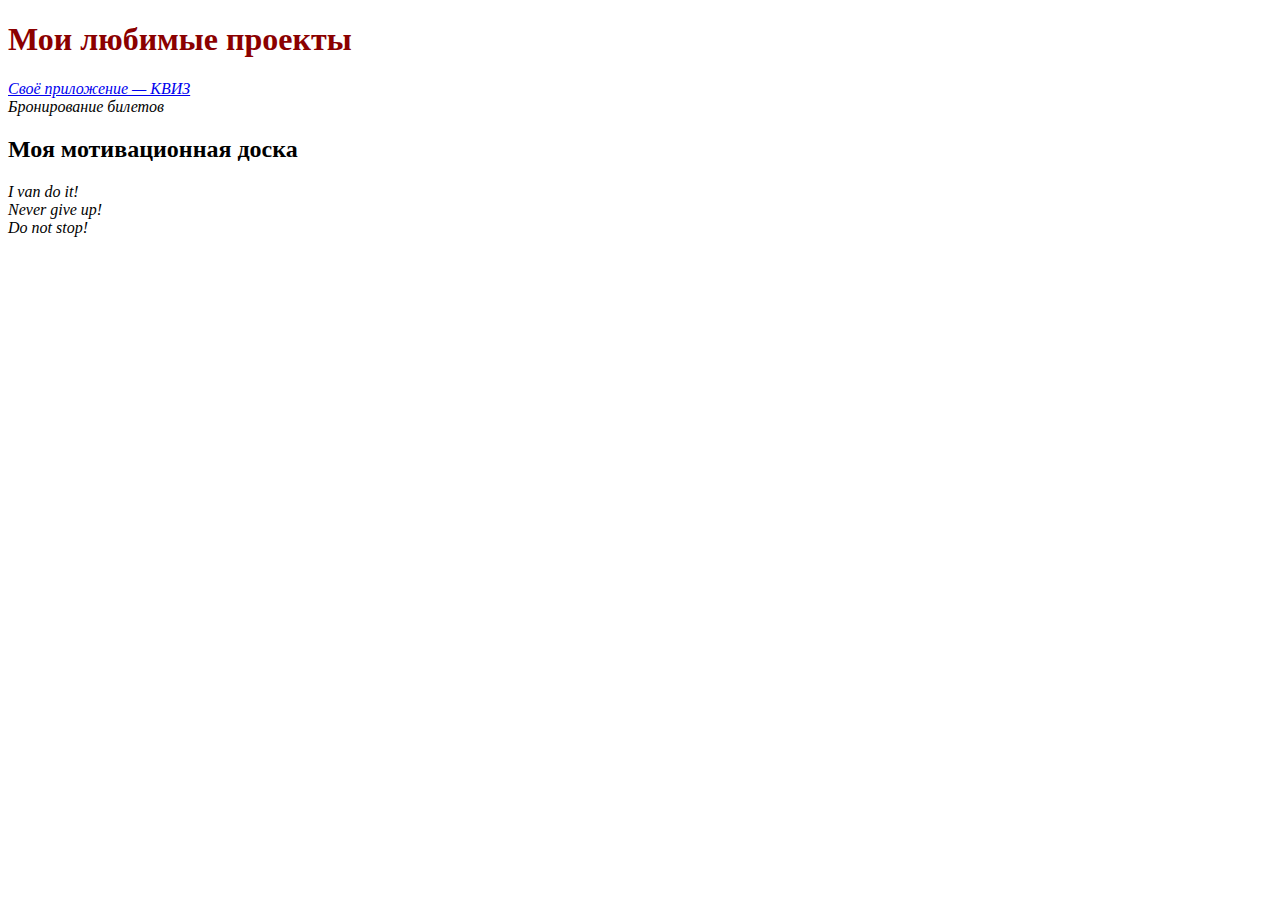
<file: index.html>
<!DOCTYPE html>
<html lang="en">
<head>
    <meta charset="UTF-8">
    <meta name="viewport" content="width=device-width, initial-scale=1.0">
    <title>MY PET PROJECTS</title>
    <link rel="stylesheet" href="./style.css">
</head>
<body>
    <h1>Мои любимые проекты</h1>

    <li><a href="./quiz_app/index.html">Своё приложение — КВИЗ</a></li>
    <li>Бронирование билетов</li>
    

    <h2>Моя мотивационная доска</h2>
    <li>I van do it! </li>
    <li>Never give up!</li>
    <li>Do not stop!</li>
</body>
</html>
</file>
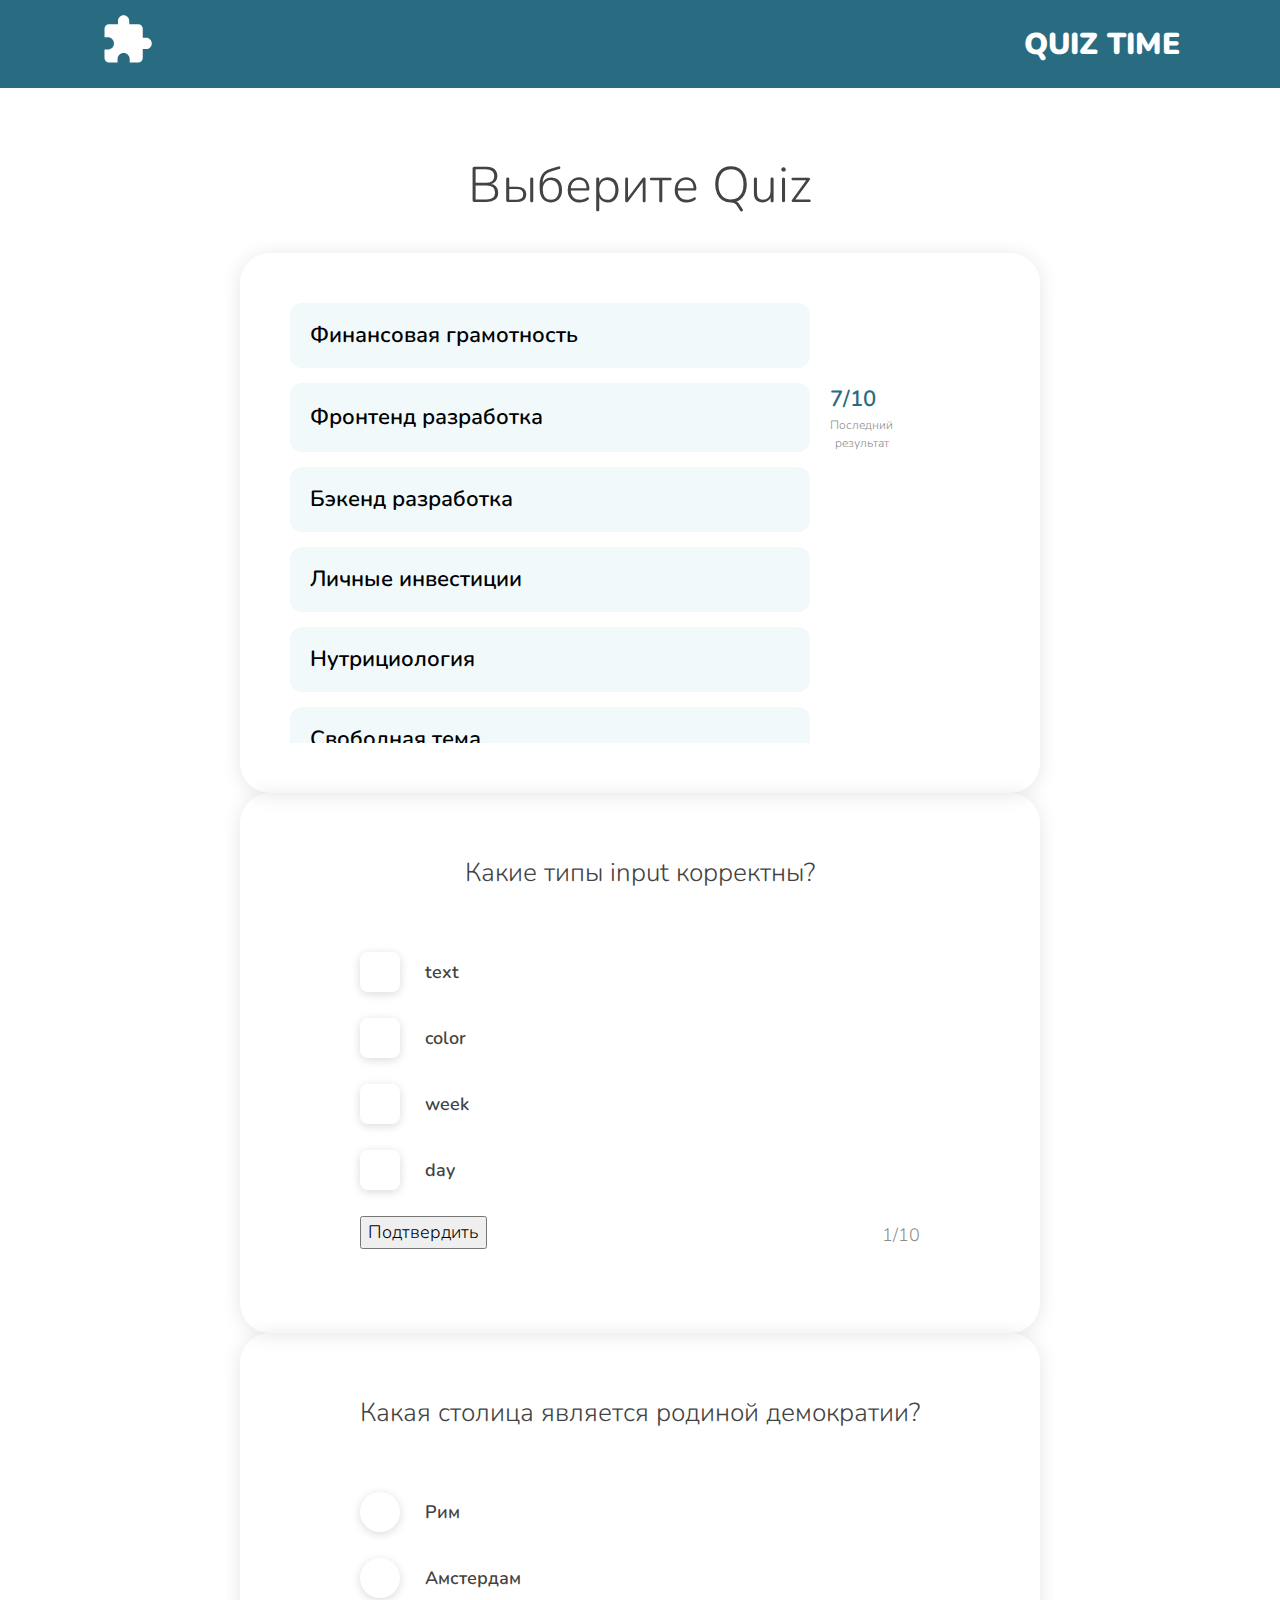
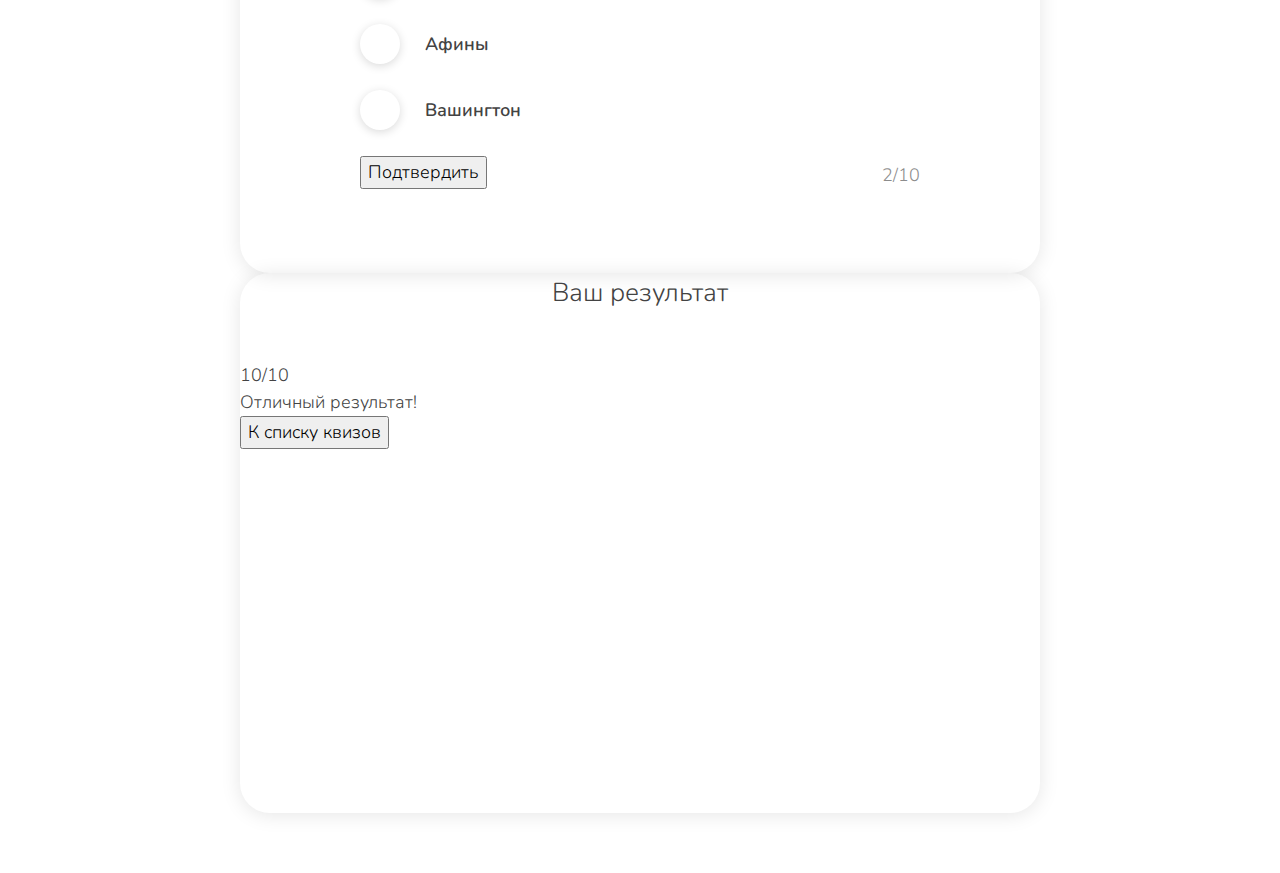
<file: quiz_app/index.html>
<!DOCTYPE html>
<html lang="en">
<head>
    <meta charset="UTF-8">
    <meta name="viewport" content="width=device-width, initial-scale=1.0">
    <title>Quiz app</title>
    <link rel="stylesheet" href="./css/reset.css">
    <link rel="stylesheet" href="./css/style.css">
    
</head>
<body>
    <header class="header">
        <div class="header__container">
            <a href="/">
                <img src="img/logo.svg" alt="Логотип quiz time в виде элемента пазла" class="header__logo">
            </a>
            <h1 class="header__title">QUIZ TIME</h1>
        </div>
    </header>

    <main class="main">
        <h2 class="main__title">Выберите Quiz</h2>
        <div class="main__box selection">
            <ul class="selection__list">
                <li class="selection__item">
                    <button class="selection__theme">Финансовая грамотность</button>
                </li>

                <li class="selection__item">
                    <button class="selection__theme">Фронтенд разработка</button>

                    <p class="selection__result">
                        <span class="selection__result-ratio">7/10</span>
                        <span class="selection__result-text">Последний результат</span>
                    </p>
                </li>
                <li class="selection__item">
                    <button class="selection__theme">Бэкенд разработка</button>
                </li>

                <li class="selection__item">
                    <button class="selection__theme">Личные инвестиции</button>
                </li>

                <li class="selection__item">
                    <button class="selection__theme">Нутрициология</button>
                </li>

                <li class="selection__item">
                    <button class="selection__theme">Свободная тема</button>
                </li>

                <li class="selection__item">
                    <button class="selection__theme">Свободная тема</button>
                </li>

                <li class="selection__item">
                    <button class="selection__theme">Свободная тема</button>
                </li>
            </ul>
        </div>

        <div class="main__box main__box_question">
            <form class="main__form-question" data-count="1/10">
                <fieldset>
                    <legend class="main__subtitle">Какие типы input корректны?</legend>
                    <label class="answer">
                        <input type="checkbox" class="answer__checkbox" name="answer" id=""> text
                    </label>

                    <label class="answer">
                        <input type="checkbox" class="answer__checkbox" name="answer" id=""> color
                    </label>

                    <label class="answer">
                        <input type="checkbox" class="answer__checkbox" name="answer" id=""> week
                    </label>

                    <label class="answer">
                        <input type="checkbox" class="answer__checkbox" name="answer" id=""> day
                    </label>
                </fieldset>

                <button class="main_btn question__next">Подтвердить</button>

            </form>
        </div>


        <div class="main__box main__box_question">
            <form class="main__form-question" data-count="2/10">
                <fieldset>
                    <legend class="main__subtitle">Какая столица является родиной демократии?</legend>
                    <label class="answer">
                        <input type="radio" class="answer__radio" name="answer" id=""> Рим
                    </label>

                    <label class="answer">
                        <input type="radio" class="answer__radio" name="answer" id=""> Амстердам
                    </label>

                    <label class="answer">
                        <input type="radio" class="answer__radio" name="answer" id=""> Афины
                    </label>

                    <label class="answer">
                        <input type="radio" class="answer__radio" name="answer" id=""> Вашингтон
                    </label>
                </fieldset>

                <button class="main_btn question__next">Подтвердить</button>

            </form>
        </div>



        <div class="main__box main__box_result result">
            <h2 class="main__subtitle main__subtitle_result">Ваш результат</h2>

            <div class="result__box">
                <p class="result__ratio">10/10</p>
                <p class="result__text">Отличный результат!</p>
            </div>

            <button class="main_btn result__return">К списку квизов</button>
        </div>
    </main>
</body>
</html>
</file>
<file: style.css>
h1{
    color: darkred;
}
li{
    font-style: italic;
}
</file>
<file: quiz_app/css/style.css>
/* nunito-300 - cyrillic_latin */
@font-face {
    font-display: swap; /* Check https://developer.mozilla.org/en-US/docs/Web/CSS/@font-face/font-display for other options. */
    font-family: 'Nunito';
    font-style: normal;
    font-weight: 300;
    src: url('../fonts/nunito-v26-cyrillic_latin-300.woff2') format('woff2'); /* Chrome 36+, Opera 23+, Firefox 39+, Safari 12+, iOS 10+ */
  }
  /* nunito-600 - cyrillic_latin */
  @font-face {
    font-display: swap; /* Check https://developer.mozilla.org/en-US/docs/Web/CSS/@font-face/font-display for other options. */
    font-family: 'Nunito';
    font-style: normal;
    font-weight: 600;
    src: url('../fonts/nunito-v26-cyrillic_latin-600.woff2') format('woff2'); /* Chrome 36+, Opera 23+, Firefox 39+, Safari 12+, iOS 10+ */
  }
  /* nunito-900 - cyrillic_latin */
  @font-face {
    font-display: swap; /* Check https://developer.mozilla.org/en-US/docs/Web/CSS/@font-face/font-display for other options. */
    font-family: 'Nunito';
    font-style: normal;
    font-weight: 900;
    src: url('../fonts/nunito-v26-cyrillic_latin-900.woff2') format('woff2'); /* Chrome 36+, Opera 23+, Firefox 39+, Safari 12+, iOS 10+ */
  }

html{
    box-sizing: border-box;
}

body{
    font-family: Nunito,sans-serif;
    background-color: #fff;
    line-height: 1.5;
    font-size: 18px;
    color: #434343;
}

*,*::after,*::before{
    box-sizing: inherit;
}

button{
    font: inherit;
    cursor: pointer;
}

.header{
    background-color: #296C82;
    padding: 13px 0;
  
}

.header__container{
    padding: 0 30px;
    max-width: 1140px;
    display: flex;
    align-items: center;
    justify-content: space-between;
    margin: 0 auto;
}

.header__title{
    color: #fff;
    font-size: 30px;
    font-weight: 900;
    text-transform: uppercase;
}

.main{
    padding: 60px 30px;
}

.main__title{
    font-weight: 300;
    font-size: 50px;
    text-align: center;
    margin-bottom: 30px;
}

.main__box{
    margin: 0 auto;
    max-width: 800px;
    height: 540px;
    box-shadow: 0px 2px 20px rgba(0,0,0,0.1);
    border-radius: 30px;
}

.main__subtitle{
    font-weight: 300;
    font-size: 26px;
    text-align: center;
    margin-bottom: 60px;
}

.main__subtitle_result{
    margin-bottom: 50px;
}

.main__btn{
    min-width: 230px;
    height: 50px;
    padding: 0 24px;
    box-shadow: 0px 2px 10px rgba(0,0,0,0.1);
    border-radius: 8px;
    border: none;
    background-color: transparent;
    font-weight: 600;
    font-style: 18px;
    color: #296C82;
    display: block;
    margin: 0 auto;
}

.selection{
    padding: 50px;
}

.selection__list{
    display: flex;
    flex-direction: column;
    overflow-y: auto;
    max-height: 100%;
    scrollbar-color: rgba(140, 140, 140, 0.1);
    scrollbar-width: thin;
}

.selection__list::-webkit-scrollbar{
    width: 6px;
}

.selection__list::-webkit-scrollbar-thumb{
    background: rgba(140, 140, 140, 0.1);
    border-radius: 8px;
}



.selection__item{
    display: flex;
    margin-bottom: 15px;
}

.selection__item:last-child{
    margin-bottom: 0;
}

.selection__theme{
    width: 100%;
    max-width: 520px;
    background: #F1F9FB;
    border-radius: 12px;
    border: none;
    font-weight: 600;
    font-size: 22px;
    text-align: left;
    padding: 16px 20px;
}

.selection__theme:not(:last-child){
    margin-right: 20px;
}
.selection__result{
    width: min-content;
}

.selection__result-ratio{
    display: block;
    font-weight: 600;
    font-size: 22px;
    color: #296C82;
}

.selection__result-text{
    display: block;
    font-weight: 300;
    font-size: 12px;
    color: #8c8c8c;
    text-align: center;
}

.main__box_question{
    padding: 60px 120px;
    height: auto;
    min-height: 540px;
}
.main__form-question{
    position: relative;
}

.main__form-question::after{
    content: attr(data-count);
    position: absolute;
    bottom: 0;
    right: 0;
    font-weight: 300;
    font-size: 18px;
    color: #8c8c8c;
    
}

.answer{
    position: relative;
    display: block;
    margin-bottom: 26px;
    font-weight: 600;
    font-size: 18px;
    line-height: 40px;
    padding-left: 65px;
}

.answer__checkbox{
    position: absolute;
    -webkit-appearance: none;
    -moz-appearance: none;
    appearance: none;
    width: 40px;
    height: 40px;
    margin: 0 0 0 -65px;
}

.answer__checkbox::before{
    content: '';
    position: absolute;
    top: 0;
    left: 0;
    display: block;
    width: 40px;
    height: 40px;
    background-color: #fff;
    box-shadow: 0px 2px 10px rgba(0,0,0,0.15);
    border-radius: 8px;
}

.answer__checkbox::after{
    content: '';
    position: absolute;
    top: 15px;
    left: 12px;
    height: 8px;
    width: 17px;
    border: 2px solid #434343;
    border-top: none;
    border-right: none;
    transform: rotate(-45deg);
    opacity: 0;
    transition: opacity 0.24s ease-in;

}
.answer__checkbox:checked:after{
    opacity: 1;
}

.answer__checkbox:focus:before,
.answer__checkbox:hover:before{
    box-shadow: 0px 2px 10px rgba(0,0,0,0.3);
}

.answer__radio{
    position: absolute;
    -webkit-appearance: none;
    -moz-appearance: none;
    appearance: none;
    width: 40px;
    height: 40px;
    margin: 0 0 0 -65px;
    display: flex;
    align-items: center;
    justify-content: center;
}

.answer__radio::before{
    content: '';
    position: absolute;
    top: 0;
    left: 0;
    display: block;
    width: 40px;
    height: 40px;
    background-color: #fff;
    box-shadow: 0px 2px 10px rgba(0,0,0,0.15);
    border-radius: 50%;
}

.answer__radio::after{
    content: '';
    position: relative;
    z-index: inherit;
    height: 14px;
    width: 14px;
    background-color: #434343;
    opacity: 0;
    transition: opacity 0.24s ease-in;
    border-radius: 50%;

}
.answer__radio:checked:after{
    opacity: 1;
}

.answer__radio:focus:before,
.answer__radio:hover:before{
    box-shadow: 0px 2px 10px rgba(0,0,0,0.3);
}
</file>
